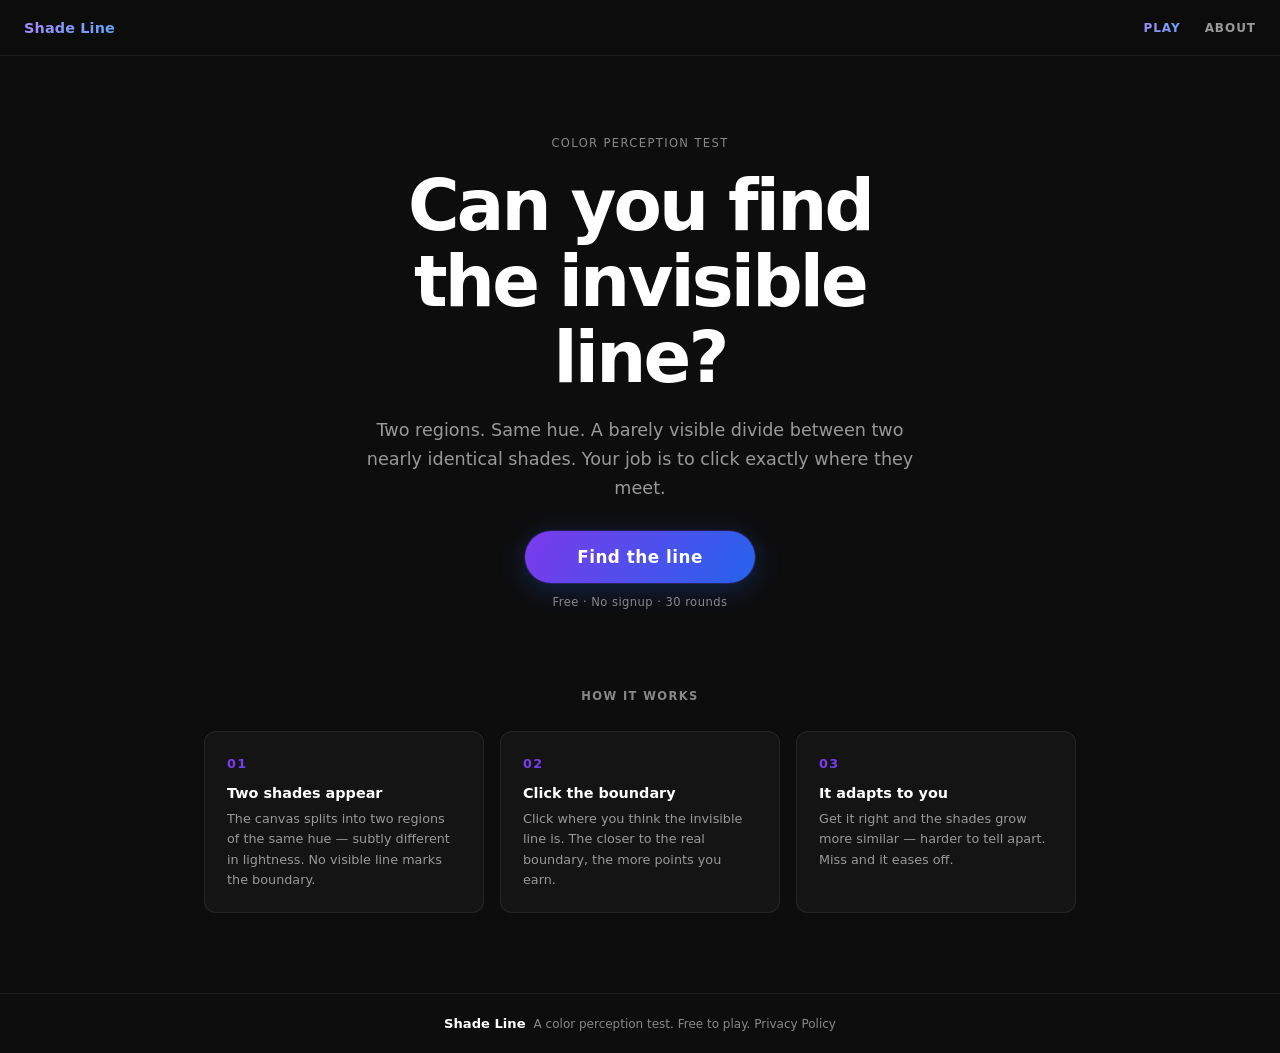
<file: index.html>
<!DOCTYPE html>
<html lang="en">
<head>
  <meta charset="UTF-8" />
  <meta name="viewport" content="width=device-width, initial-scale=1.0, viewport-fit=cover" />
  <title>Shade Line – Color Perception Test</title>
  <meta name="description" content="Can you find the invisible boundary between two nearly identical color shades? Test your color perception in 30 rounds with adaptive difficulty. Free online visual challenge." />
  <meta property="og:title" content="Shade Line – Color Perception Test" />
  <meta property="og:description" content="Find the invisible line between two nearly identical shades. Test your color perception and visual precision in 30 rounds." />
  <meta property="og:type" content="website" />
  <meta name="twitter:card" content="summary" />
  <meta name="twitter:title" content="Shade Line – Color Perception Test" />
  <meta name="twitter:description" content="Can you find the invisible boundary between two nearly identical color shades? Free online visual challenge." />
  <link rel="stylesheet" href="styles.css" />
</head>
<body>

  <!-- Skip navigation for keyboard/screen-reader users -->
  <a href="#main-content" class="skip-link">Skip to content</a>

  <!-- ── Fixed Header ── -->
  <header id="site-header">
    <a href="index.html" class="site-logo" aria-label="Shade Line — home">Shade Line</a>
    <nav class="site-nav" aria-label="Main navigation">
      <a href="game.html?autostart=1" class="nav-play">Play</a>
      <a href="about.html" class="nav-about">About</a>
    </nav>
  </header>

  <!-- ── Landing / Hero ── -->
  <main id="main-content">
    <section id="landing" aria-label="Hero">

      <div class="hero-content">
        <p class="hero-label">Color Perception Test</p>
        <h1>Can you find<br>the invisible line?</h1>
        <p class="hero-sub">
          Two regions. Same hue. A barely visible divide between two nearly
          identical shades. Your job is to click exactly where they meet.
        </p>

        <a href="game.html?autostart=1" class="btn-primary btn-large btn-cta" role="button">Find the line</a>
        <p class="hero-disclaimer">Free · No signup · 30 rounds</p>
      </div>

      <!-- How it works -->
      <div class="how-section" aria-labelledby="how-heading">
        <h2 id="how-heading">How it works</h2>
        <div class="steps">
          <div class="step">
            <p class="step-num" aria-hidden="true">01</p>
            <h3>Two shades appear</h3>
            <p>The canvas splits into two regions of the same hue — subtly different in lightness. No visible line marks the boundary.</p>
          </div>
          <div class="step">
            <p class="step-num" aria-hidden="true">02</p>
            <h3>Click the boundary</h3>
            <p>Click where you think the invisible line is. The closer to the real boundary, the more points you earn.</p>
          </div>
          <div class="step">
            <p class="step-num" aria-hidden="true">03</p>
            <h3>It adapts to you</h3>
            <p>Get it right and the shades grow more similar — harder to tell apart. Miss and it eases off.</p>
          </div>
        </div>
      </div>

    </section>
  </main>

  <!-- ── Footer ── -->
  <footer id="site-footer">
    <span class="footer-logo">Shade Line</span>
    <span class="footer-copy">A color perception test. Free to play. <a href="privacy.html">Privacy Policy</a></span>
  </footer>


</body>
</html>
</file>
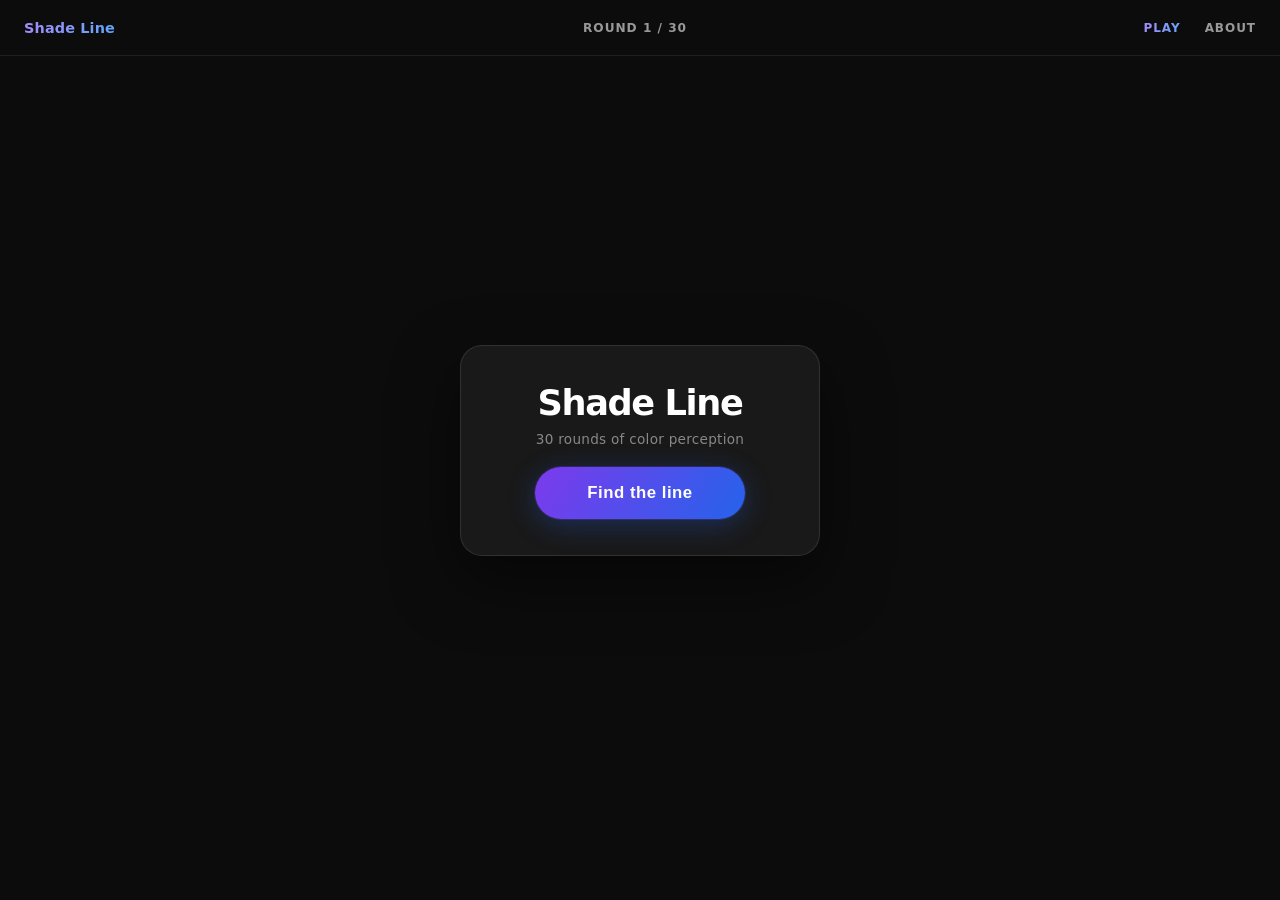
<file: play/index.html>
<!DOCTYPE html>
<html lang="en">
<head>
  <meta charset="UTF-8" />
  <meta name="viewport" content="width=device-width, initial-scale=1.0, viewport-fit=cover" />
  <title>Play – Shade Line</title>
  <meta name="description" content="Test your color perception. Find the invisible boundary between two nearly identical shades — 30 adaptive rounds." />
  <script>
    (function () {
      var params = new URLSearchParams(window.location.search);
      if (params.get('autostart') === '1') {
        document.documentElement.classList.add('autostart-game');
      }
    }());
  </script>
  <link rel="stylesheet" href="../styles.css" />
</head>
<body class="page-game">

  <a href="#game-canvas" class="skip-link">Skip to game</a>

  <header id="site-header">
    <a href="../index.html" class="site-logo" aria-label="Shade Line — home">Shade Line</a>
    <div class="header-center">
      <div id="round-display" aria-live="polite" aria-atomic="true">Round 1 / 30</div>
      <span id="delta-display" aria-label="Color difference"></span>
    </div>
    <nav class="site-nav" aria-label="Main navigation">
      <a href="index.html" class="nav-play" aria-current="page">Play</a>
      <a href="../about.html" class="nav-about">About</a>
    </nav>
  </header>

  <main id="game-section" aria-label="Game">

    <div id="start-overlay" class="section-overlay" role="dialog" aria-modal="true" aria-labelledby="start-title">
      <div class="card start-card">
        <h1 id="start-title" class="start-title">Shade Line</h1>
        <p class="start-sub">30 rounds of color perception</p>
        <p id="challenge-message" class="challenge-message hidden"></p>
        <div id="start-best-banner" class="best-score-banner hidden" aria-live="polite">
          Personal best: <strong id="start-best-value">—</strong>
        </div>
        <button id="start-btn" class="btn-primary btn-large btn-cta" type="button">Find the line</button>
      </div>
    </div>

    <div id="end-overlay" class="section-overlay hidden" role="dialog" aria-modal="true" aria-labelledby="end-title">
      <div class="card end-card">
        <p class="end-kicker">Your Results</p>
        <h2 id="end-title" class="end-title">Shade Line</h2>

        <div class="end-score-block" aria-live="polite">
          <div class="end-score-value"><span id="end-score-value">0</span><span class="end-score-total">%</span></div>
          <p id="end-grade-message" class="end-grade-message">Solid. Respectable perception.</p>
        </div>

        <div id="new-record-badge" class="new-record hidden" aria-live="polite">New best!</div>
        <div id="best-score-end" class="best-score-row hidden">
          Best: <strong id="end-best-value">—</strong>
        </div>

        <div class="end-stats" aria-label="Game stats">
          <div class="end-stat">
            <span class="end-stat-label">Correct</span>
            <strong id="end-correct-value" class="end-stat-value">0</strong>
          </div>
          <div class="end-stat">
            <span class="end-stat-label">Missed</span>
            <strong id="end-missed-value" class="end-stat-value">0</strong>
          </div>
          <div class="end-stat">
            <span class="end-stat-label">Rounds</span>
            <strong id="end-rounds-value" class="end-stat-value">30</strong>
          </div>
          <div class="end-stat end-stat--wide">
            <span class="end-stat-label">Best Difference</span>
            <strong id="end-de-value" class="end-stat-value">—</strong>
          </div>
        </div>

        <canvas id="score-card-canvas" class="score-card-preview hidden" aria-hidden="true"></canvas>

        <div class="end-actions" role="group" aria-label="Score card actions">
          <div class="end-actions-secondary">
            <button id="share-challenge-btn" class="btn-secondary" type="button">Share Challenge</button>
            <button id="copy-card-btn"       class="btn-secondary" type="button">Copy Image</button>
            <button id="download-card-btn"   class="btn-secondary" type="button">Save PNG</button>
          </div>
          <button id="restart-btn" class="btn-primary btn-cta" type="button">Try Again</button>
        </div>

        <a href="../index.html" class="end-back-link">← Back to home</a>
      </div>
    </div>

    <div id="game-ui" class="hidden">
      <div id="hud" role="status" aria-live="polite" aria-atomic="true">
        <span id="score-display">Score: 0</span>
      </div>

      <div id="canvas-wrapper">
        <canvas
          id="game-canvas"
          aria-label="Game area — click where you think the shade boundary is"
          role="img"
        ></canvas>
      </div>

      <div id="feedback-bar" aria-live="polite" aria-atomic="true">
        <span id="feedback-text">&nbsp;</span>
      </div>
    </div>

  </main>

  <script src="../script.js"></script>
</body>
</html>
</file>
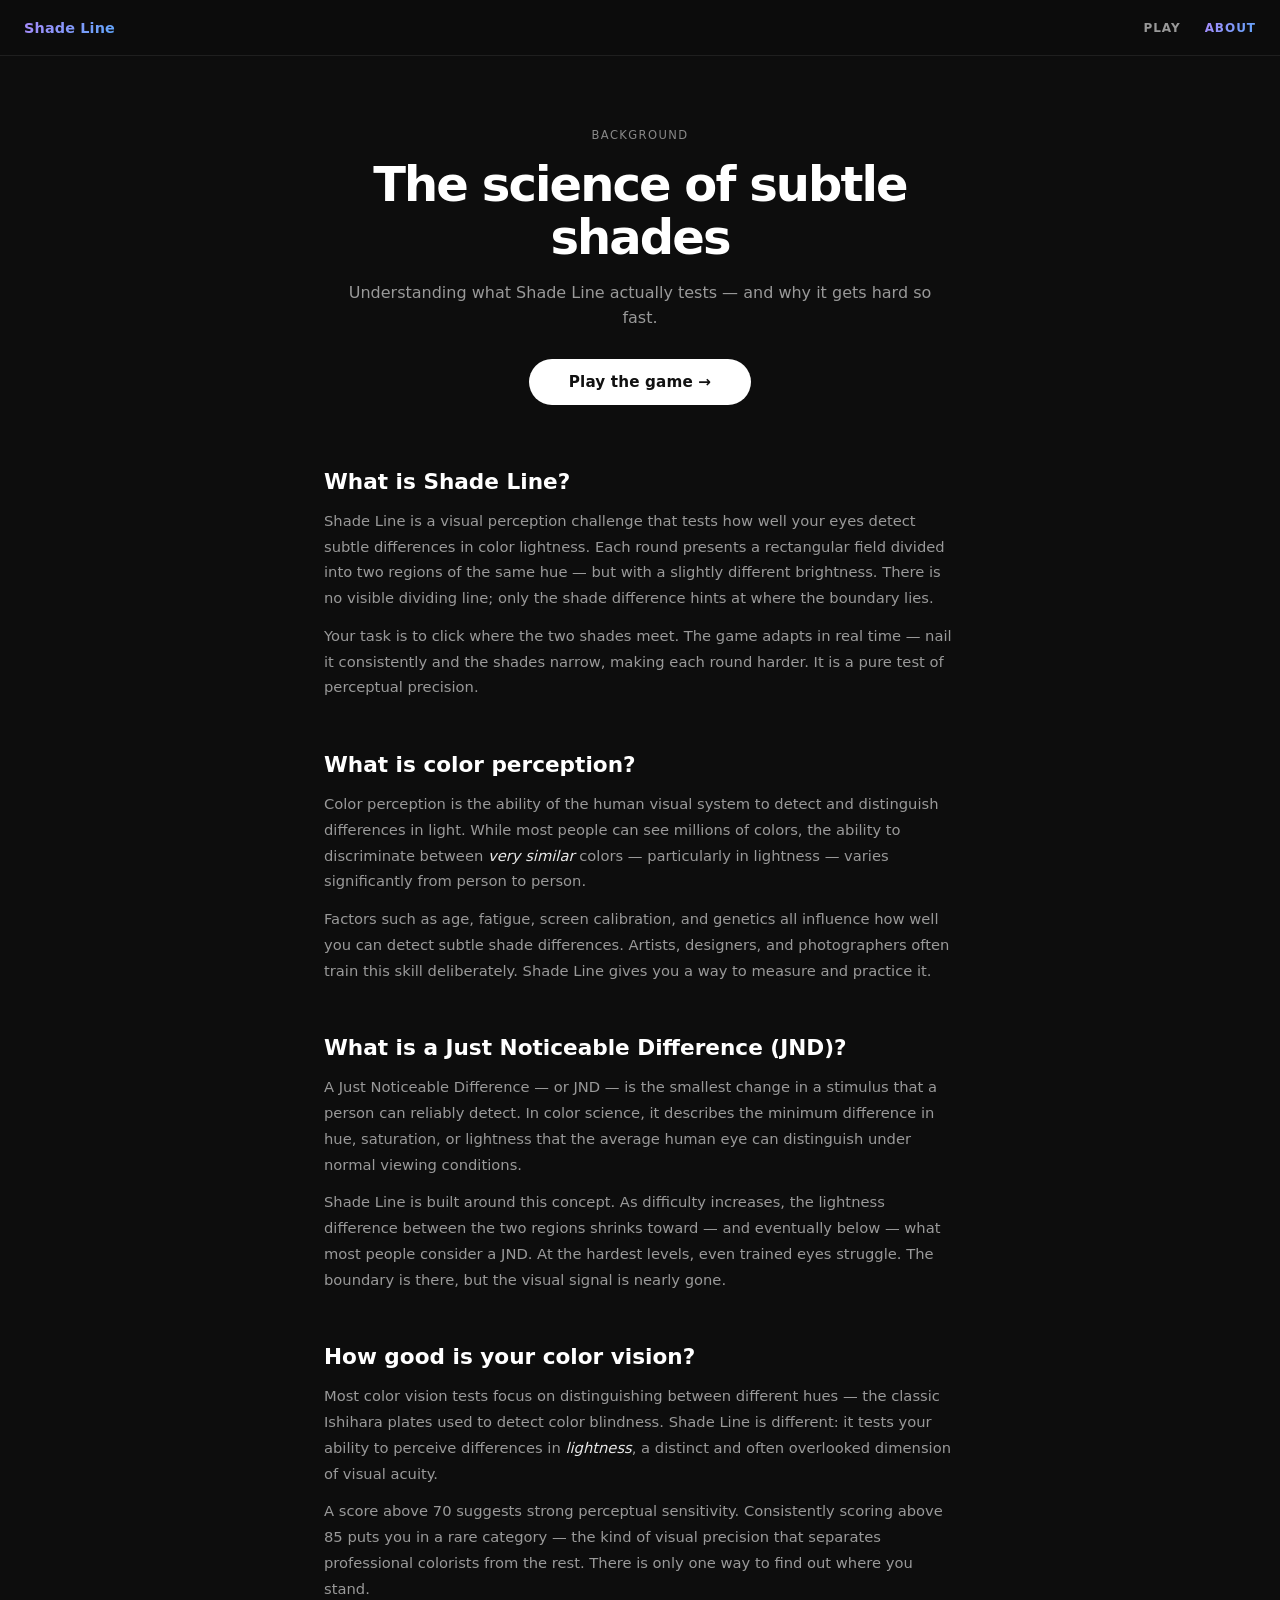
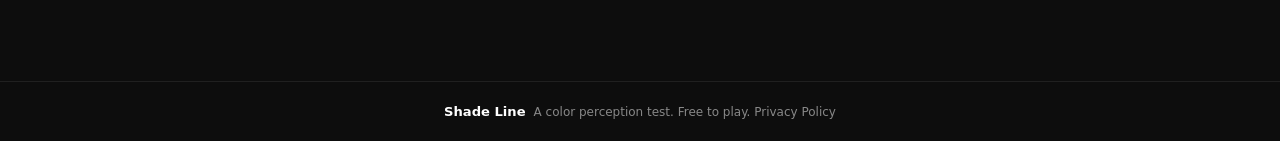
<file: about.html>
<!DOCTYPE html>
<html lang="en">
<head>
  <meta charset="UTF-8" />
  <meta name="viewport" content="width=device-width, initial-scale=1.0, viewport-fit=cover" />
  <title>About – Shade Line</title>
  <meta name="description" content="Learn about color perception, Just Noticeable Differences (JND), and what Shade Line tests. Understand how visual sensitivity works." />
  <meta property="og:title" content="About Shade Line – Color Perception" />
  <meta property="og:description" content="What is a Just Noticeable Difference? How does color perception work? Learn the science behind Shade Line." />
  <meta property="og:type" content="website" />
  <link rel="stylesheet" href="styles.css" />
</head>
<body class="page-about">

  <a href="#main-content" class="skip-link">Skip to content</a>

  <!-- ── Fixed Header ── -->
  <header id="site-header">
    <a href="index.html" class="site-logo" aria-label="Shade Line — home">Shade Line</a>
    <nav class="site-nav" aria-label="Main navigation">
      <a href="game.html?autostart=1">Play</a>
      <a href="about.html" class="nav-about" aria-current="page">About</a>
    </nav>
  </header>

  <!-- ── About Content ── -->
  <main id="main-content">

    <div class="about-hero">
      <p class="hero-label">Background</p>
      <h1>The science of subtle shades</h1>
      <p class="about-hero-sub">
        Understanding what Shade Line actually tests — and why it gets hard so fast.
      </p>
      <a href="game.html?autostart=1" class="btn-primary" role="button">Play the game →</a>
    </div>

    <div class="about-inner">

      <article class="about-block">
        <h2>What is Shade Line?</h2>
        <p>
          Shade Line is a visual perception challenge that tests how well your eyes detect subtle
          differences in color lightness. Each round presents a rectangular field divided into two
          regions of the same hue — but with a slightly different brightness. There is no visible
          dividing line; only the shade difference hints at where the boundary lies.
        </p>
        <p>
          Your task is to click where the two shades meet. The game adapts in real time — nail it
          consistently and the shades narrow, making each round harder. It is a pure test of
          perceptual precision.
        </p>
      </article>

      <article class="about-block">
        <h2>What is color perception?</h2>
        <p>
          Color perception is the ability of the human visual system to detect and distinguish
          differences in light. While most people can see millions of colors, the ability to
          discriminate between <em>very similar</em> colors — particularly in lightness — varies
          significantly from person to person.
        </p>
        <p>
          Factors such as age, fatigue, screen calibration, and genetics all influence how well
          you can detect subtle shade differences. Artists, designers, and photographers often
          train this skill deliberately. Shade Line gives you a way to measure and practice it.
        </p>
      </article>

      <article class="about-block">
        <h2>What is a Just Noticeable Difference (JND)?</h2>
        <p>
          A Just Noticeable Difference — or JND — is the smallest change in a stimulus that a
          person can reliably detect. In color science, it describes the minimum difference in
          hue, saturation, or lightness that the average human eye can distinguish under normal
          viewing conditions.
        </p>
        <p>
          Shade Line is built around this concept. As difficulty increases, the lightness
          difference between the two regions shrinks toward — and eventually below — what most
          people consider a JND. At the hardest levels, even trained eyes struggle. The boundary
          is there, but the visual signal is nearly gone.
        </p>
      </article>

      <article class="about-block">
        <h2>How good is your color vision?</h2>
        <p>
          Most color vision tests focus on distinguishing between different hues — the classic
          Ishihara plates used to detect color blindness. Shade Line is different: it tests your
          ability to perceive differences in <em>lightness</em>, a distinct and often overlooked
          dimension of visual acuity.
        </p>
        <p>
          A score above 70 suggests strong perceptual sensitivity. Consistently scoring above 85
          puts you in a rare category — the kind of visual precision that separates professional
          colorists from the rest. There is only one way to find out where you stand.
        </p>
      </article>

    </div>

  </main>

  <!-- ── Footer ── -->
  <footer id="site-footer">
    <span class="footer-logo">Shade Line</span>
    <span class="footer-copy">A color perception test. Free to play. <a href="privacy.html">Privacy Policy</a></span>
  </footer>

</body>
</html>
</file>
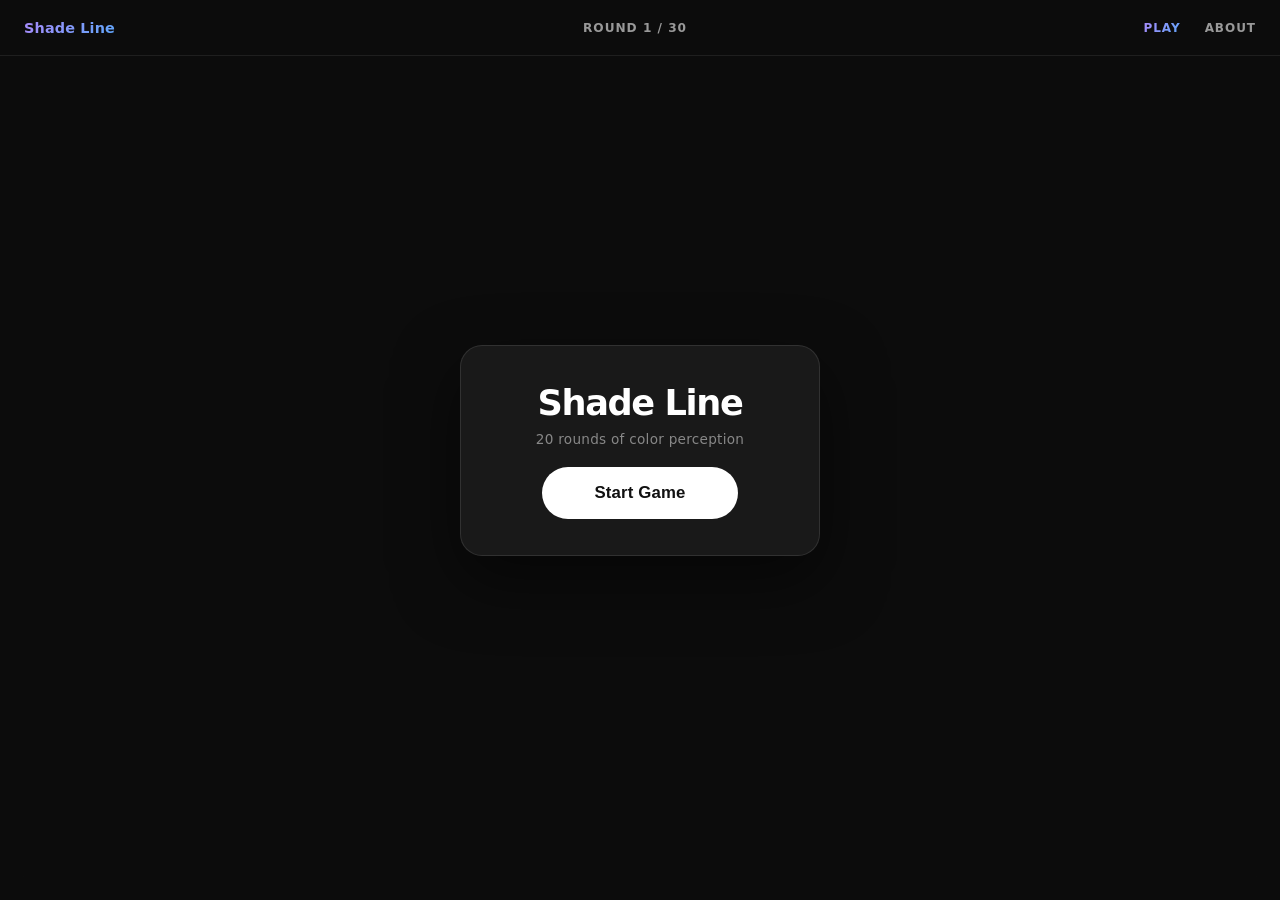
<file: game.html>
<!DOCTYPE html>
<html lang="en">
<head>
  <meta charset="UTF-8" />
  <meta name="viewport" content="width=device-width, initial-scale=1.0, viewport-fit=cover" />
  <title>Play – Shade Line</title>
  <meta name="description" content="Test your color perception. Find the invisible boundary between two nearly identical shades — 20 adaptive rounds." />
  <script>
    (function () {
      var params = new URLSearchParams(window.location.search);
      if (params.get('autostart') === '1') {
        document.documentElement.classList.add('autostart-game');
      }
    }());
  </script>
  <link rel="stylesheet" href="styles.css" />
</head>
<body class="page-game">

  <a href="#game-canvas" class="skip-link">Skip to game</a>

  <!-- ── Fixed Header ── -->
  <header id="site-header">
    <a href="index.html" class="site-logo" aria-label="Shade Line — home">Shade Line</a>
    <div class="header-center">
      <div id="round-display" aria-live="polite" aria-atomic="true">Round 1 / 30</div>
      <span id="delta-display" aria-label="Color difference"></span>
    </div>
    <nav class="site-nav" aria-label="Main navigation">
      <a href="game.html" aria-current="page">Play</a>
      <a href="about.html" class="nav-about">About</a>
    </nav>
  </header>

  <!-- ── Game Section ── -->
  <main id="game-section" aria-label="Game">

    <!-- Start Overlay -->
    <div id="start-overlay" class="section-overlay" role="dialog" aria-modal="true" aria-labelledby="start-title">
      <div class="card start-card">
        <h1 id="start-title" class="start-title">Shade Line</h1>
        <p class="start-sub">20 rounds of color perception</p>
        <p id="challenge-message" class="challenge-message hidden"></p>
        <div id="start-best-banner" class="best-score-banner hidden" aria-live="polite">
          Personal best: <strong id="start-best-value">—</strong>
        </div>
        <button id="start-btn" class="btn-primary btn-large" type="button">Start Game</button>
      </div>
    </div>

    <!-- End Overlay -->
    <div id="end-overlay" class="section-overlay hidden" role="dialog" aria-modal="true" aria-labelledby="end-title">
      <div class="card end-card">
        <p class="end-kicker">Your Results</p>
        <h2 id="end-title" class="end-title">Shade Line</h2>

        <div class="end-score-block" aria-live="polite">
          <div class="end-score-value"><span id="end-score-value">0</span><span class="end-score-total">%</span></div>
          <p id="end-grade-message" class="end-grade-message">Solid. Respectable perception.</p>
        </div>

        <div id="new-record-badge" class="new-record hidden" aria-live="polite">New best!</div>
        <div id="best-score-end" class="best-score-row hidden">
          Best: <strong id="end-best-value">—</strong>
        </div>

        <div class="end-stats" aria-label="Game stats">
          <div class="end-stat">
            <span class="end-stat-label">Correct</span>
            <strong id="end-correct-value" class="end-stat-value">0</strong>
          </div>
          <div class="end-stat">
            <span class="end-stat-label">Missed</span>
            <strong id="end-missed-value" class="end-stat-value">0</strong>
          </div>
          <div class="end-stat">
            <span class="end-stat-label">Rounds</span>
            <strong id="end-rounds-value" class="end-stat-value">20</strong>
          </div>
          <div class="end-stat end-stat--wide">
            <span class="end-stat-label">Best Difference</span>
            <strong id="end-de-value" class="end-stat-value">—</strong>
          </div>
        </div>

        <canvas id="score-card-canvas" class="score-card-preview hidden" aria-hidden="true"></canvas>

        <div class="end-actions" role="group" aria-label="Score card actions">
          <div class="end-actions-secondary">
            <button id="share-challenge-btn" class="btn-secondary" type="button">Share Challenge</button>
            <button id="copy-card-btn"       class="btn-secondary" type="button">Copy Image</button>
            <button id="download-card-btn"   class="btn-secondary" type="button">Save PNG</button>
          </div>
          <button id="restart-btn" class="btn-primary btn-cta" type="button">Try Again</button>
        </div>

        <a href="index.html" class="end-back-link">← Back to home</a>
      </div>
    </div>

    <!-- Game UI (hidden until game starts) -->
    <div id="game-ui" class="hidden">
      <div id="hud" role="status" aria-live="polite" aria-atomic="true">
        <span id="score-display">Score: 0</span>
      </div>

      <div id="canvas-wrapper">
        <canvas
          id="game-canvas"
          aria-label="Game area — click where you think the shade boundary is"
          role="img"
        ></canvas>
      </div>

      <div id="feedback-bar" aria-live="polite" aria-atomic="true">
        <span id="feedback-text">&nbsp;</span>
      </div>
    </div>

  </main>

  <script src="script.js"></script>
</body>
</html>
</file>
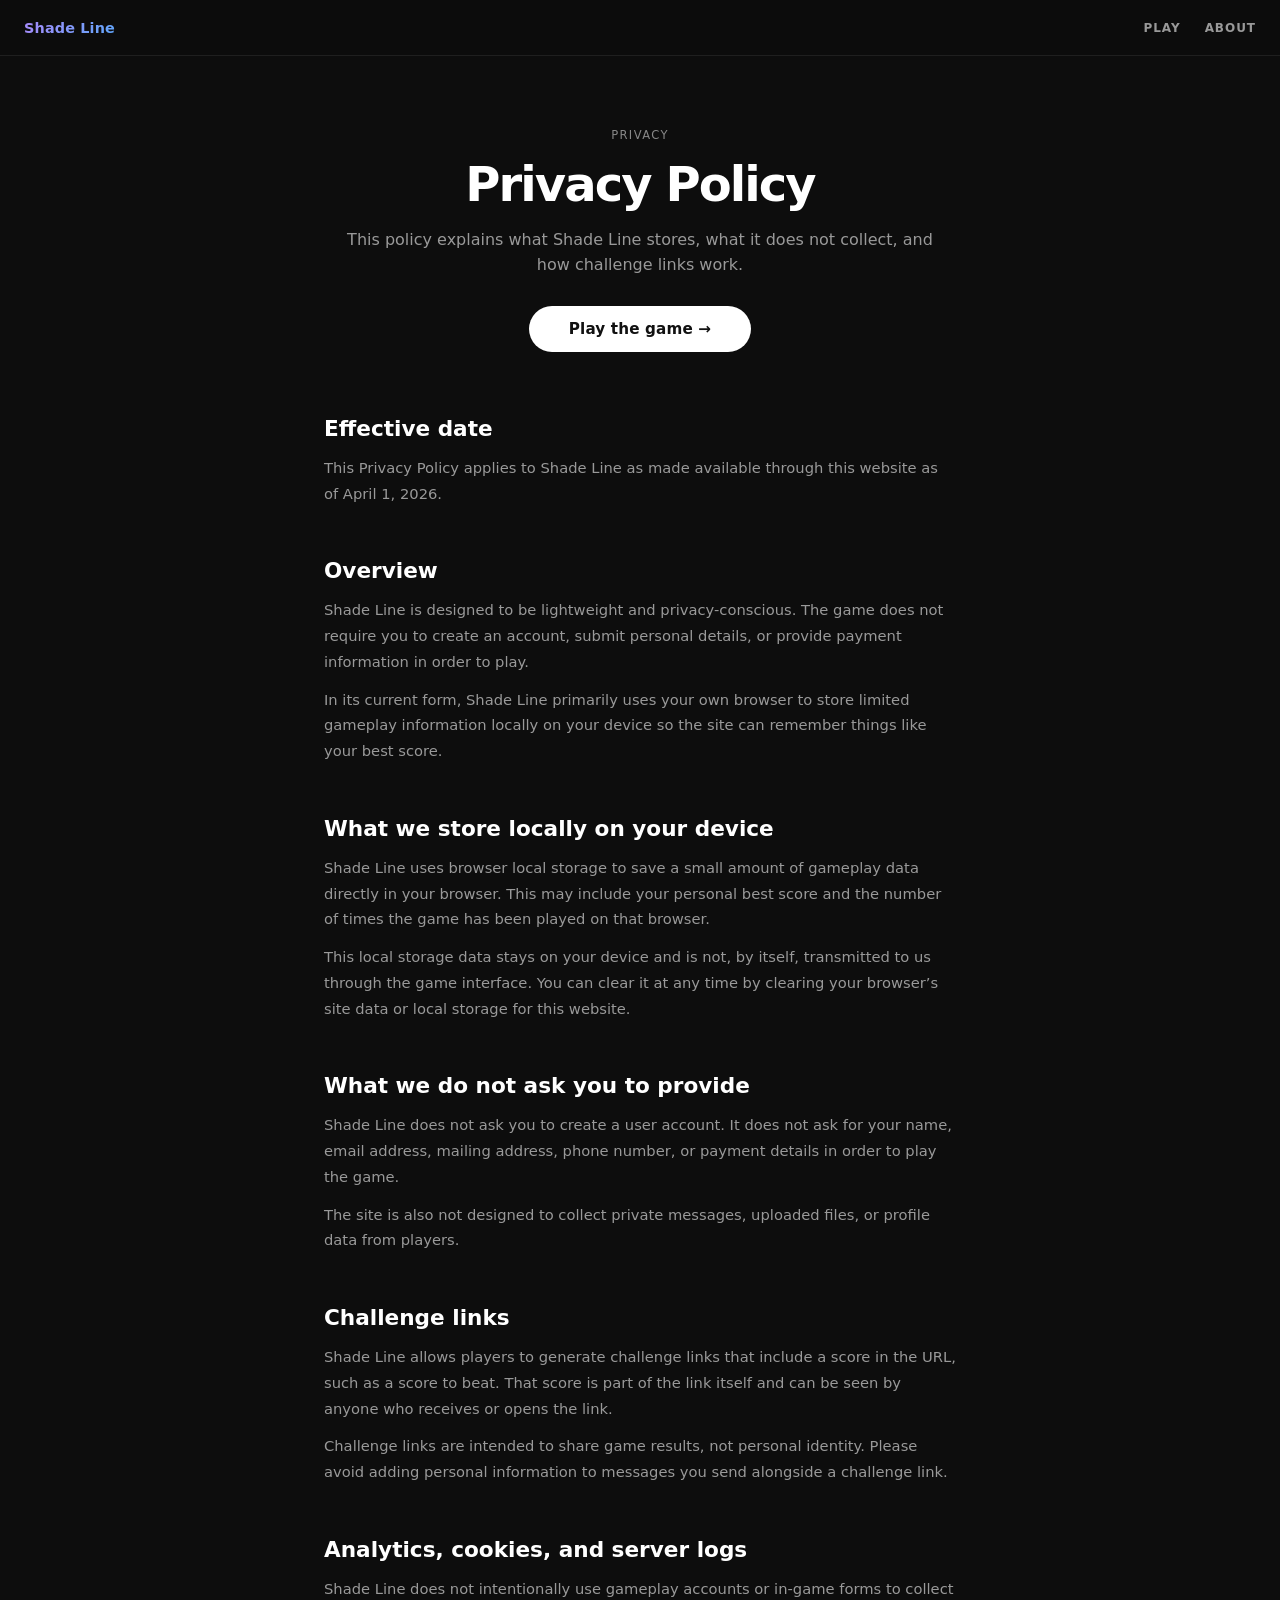
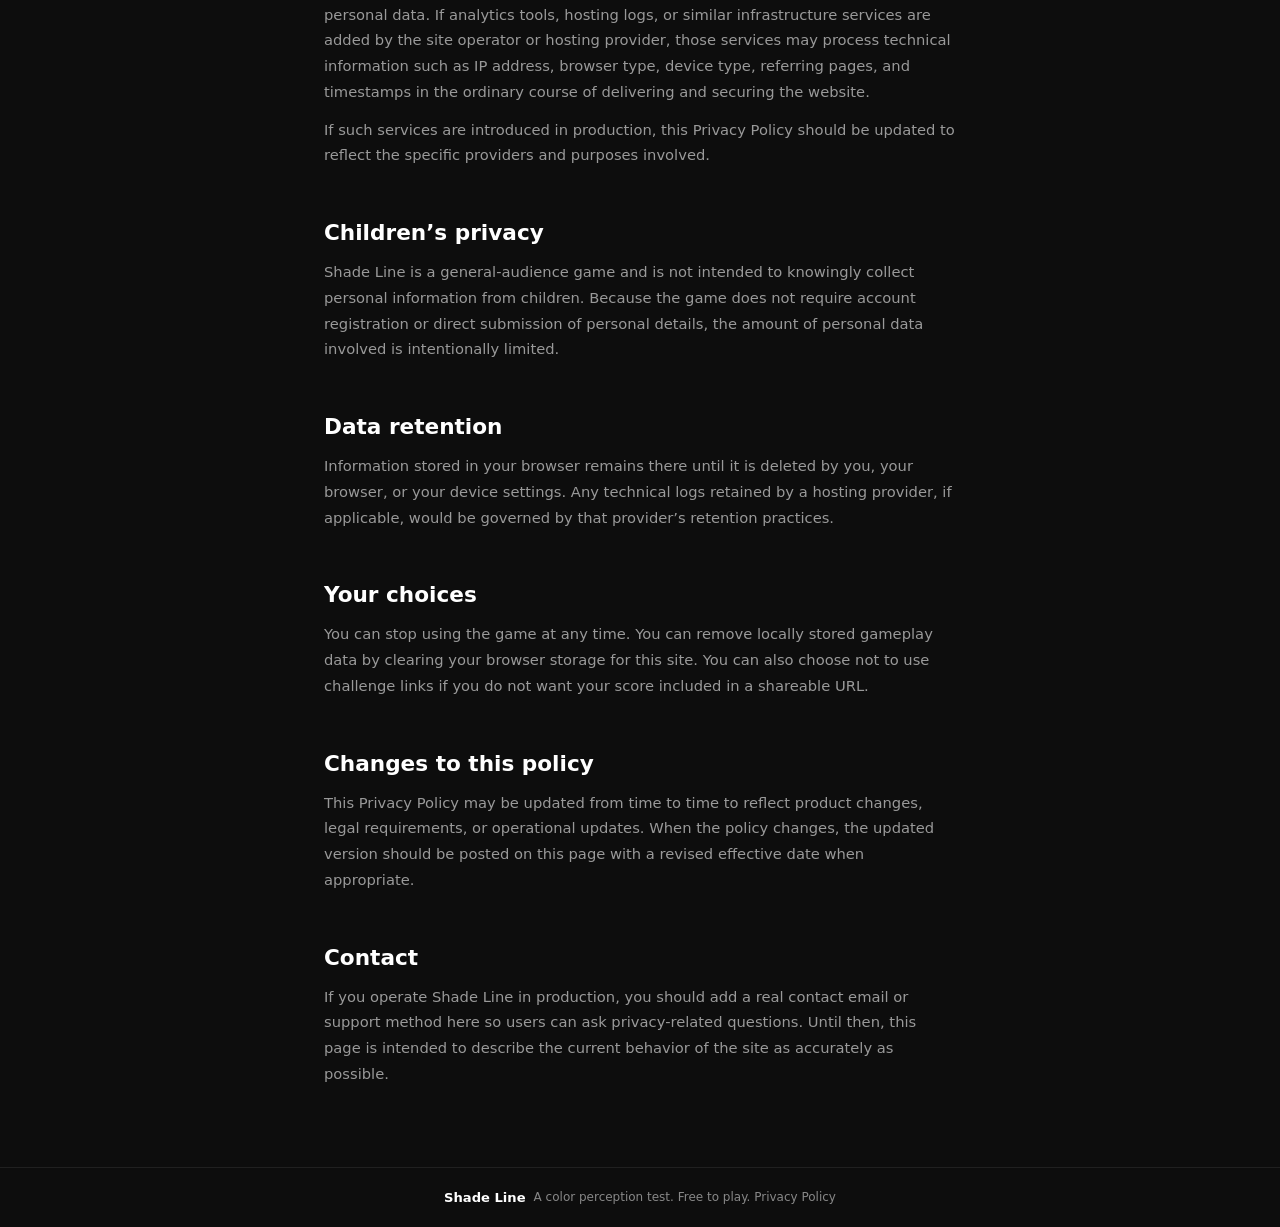
<file: privacy.html>
<!DOCTYPE html>
<html lang="en">
<head>
  <meta charset="UTF-8" />
  <meta name="viewport" content="width=device-width, initial-scale=1.0, viewport-fit=cover" />
  <title>Privacy Policy – Shade Line</title>
  <meta name="description" content="Read the Shade Line Privacy Policy, including what data is stored locally, what is not collected, and how challenge links work." />
  <meta property="og:title" content="Privacy Policy – Shade Line" />
  <meta property="og:description" content="Learn what Shade Line collects, what it does not collect, and how local browser storage is used." />
  <meta property="og:type" content="website" />
  <link rel="stylesheet" href="styles.css" />
</head>
<body class="page-about">

  <a href="#main-content" class="skip-link">Skip to content</a>

  <header id="site-header">
    <a href="index.html" class="site-logo" aria-label="Shade Line — home">Shade Line</a>
    <nav class="site-nav" aria-label="Main navigation">
      <a href="game.html?autostart=1">Play</a>
      <a href="about.html" class="nav-about">About</a>
    </nav>
  </header>

  <main id="main-content">

    <div class="about-hero">
      <p class="hero-label">Privacy</p>
      <h1>Privacy Policy</h1>
      <p class="about-hero-sub">
        This policy explains what Shade Line stores, what it does not collect, and how challenge links work.
      </p>
      <a href="game.html?autostart=1" class="btn-primary" role="button">Play the game →</a>
    </div>

    <div class="about-inner">

      <article class="about-block">
        <h2>Effective date</h2>
        <p>
          This Privacy Policy applies to Shade Line as made available through this website as of April 1, 2026.
        </p>
      </article>

      <article class="about-block">
        <h2>Overview</h2>
        <p>
          Shade Line is designed to be lightweight and privacy-conscious. The game does not require you to create an account, submit personal details, or provide payment information in order to play.
        </p>
        <p>
          In its current form, Shade Line primarily uses your own browser to store limited gameplay information locally on your device so the site can remember things like your best score.
        </p>
      </article>

      <article class="about-block">
        <h2>What we store locally on your device</h2>
        <p>
          Shade Line uses browser local storage to save a small amount of gameplay data directly in your browser. This may include your personal best score and the number of times the game has been played on that browser.
        </p>
        <p>
          This local storage data stays on your device and is not, by itself, transmitted to us through the game interface. You can clear it at any time by clearing your browser’s site data or local storage for this website.
        </p>
      </article>

      <article class="about-block">
        <h2>What we do not ask you to provide</h2>
        <p>
          Shade Line does not ask you to create a user account. It does not ask for your name, email address, mailing address, phone number, or payment details in order to play the game.
        </p>
        <p>
          The site is also not designed to collect private messages, uploaded files, or profile data from players.
        </p>
      </article>

      <article class="about-block">
        <h2>Challenge links</h2>
        <p>
          Shade Line allows players to generate challenge links that include a score in the URL, such as a score to beat. That score is part of the link itself and can be seen by anyone who receives or opens the link.
        </p>
        <p>
          Challenge links are intended to share game results, not personal identity. Please avoid adding personal information to messages you send alongside a challenge link.
        </p>
      </article>

      <article class="about-block">
        <h2>Analytics, cookies, and server logs</h2>
        <p>
          Shade Line does not intentionally use gameplay accounts or in-game forms to collect personal data. If analytics tools, hosting logs, or similar infrastructure services are added by the site operator or hosting provider, those services may process technical information such as IP address, browser type, device type, referring pages, and timestamps in the ordinary course of delivering and securing the website.
        </p>
        <p>
          If such services are introduced in production, this Privacy Policy should be updated to reflect the specific providers and purposes involved.
        </p>
      </article>

      <article class="about-block">
        <h2>Children’s privacy</h2>
        <p>
          Shade Line is a general-audience game and is not intended to knowingly collect personal information from children. Because the game does not require account registration or direct submission of personal details, the amount of personal data involved is intentionally limited.
        </p>
      </article>

      <article class="about-block">
        <h2>Data retention</h2>
        <p>
          Information stored in your browser remains there until it is deleted by you, your browser, or your device settings. Any technical logs retained by a hosting provider, if applicable, would be governed by that provider’s retention practices.
        </p>
      </article>

      <article class="about-block">
        <h2>Your choices</h2>
        <p>
          You can stop using the game at any time. You can remove locally stored gameplay data by clearing your browser storage for this site. You can also choose not to use challenge links if you do not want your score included in a shareable URL.
        </p>
      </article>

      <article class="about-block">
        <h2>Changes to this policy</h2>
        <p>
          This Privacy Policy may be updated from time to time to reflect product changes, legal requirements, or operational updates. When the policy changes, the updated version should be posted on this page with a revised effective date when appropriate.
        </p>
      </article>

      <article class="about-block">
        <h2>Contact</h2>
        <p>
          If you operate Shade Line in production, you should add a real contact email or support method here so users can ask privacy-related questions. Until then, this page is intended to describe the current behavior of the site as accurately as possible.
        </p>
      </article>

    </div>

  </main>

  <footer id="site-footer">
    <span class="footer-logo">Shade Line</span>
    <span class="footer-copy">A color perception test. Free to play. <a href="privacy.html">Privacy Policy</a></span>
  </footer>

</body>
</html>
</file>
<file: styles.css>
/* ============================================================
   CSS VARIABLES
   ============================================================ */
:root {
  --header-h:   56px;
  --bg:         #0d0d0d;
  --text:       #e8e8e8;
  --text-dim:   #999;     /* AA on #0d0d0d for UI labels */
  --text-faint: #888;     /* #888 on #0d0d0d = ~5.5:1, passes WCAG AA */
  --border:     rgba(255, 255, 255, 0.08);
  --focus-ring: 2px solid #fff;
}

/* ============================================================
   RESET
   ============================================================ */
*, *::before, *::after {
  box-sizing: border-box;
  margin: 0;
  padding: 0;
}

html {
  scroll-behavior: smooth;
}

body {
  font-family: system-ui, -apple-system, "Segoe UI", sans-serif;
  background: var(--bg);
  color: var(--text);
  /* user-select only disabled on game elements, not the whole document */
}

/* ============================================================
   ACCESSIBILITY — SKIP LINK
   ============================================================ */
.skip-link {
  position: absolute;
  top: -100%;
  left: 16px;
  z-index: 9999;
  padding: 10px 20px;
  background: #fff;
  color: #111;
  font-weight: 700;
  font-size: 0.9rem;
  border-radius: 0 0 8px 8px;
  text-decoration: none;
  transition: top 150ms;
}

.skip-link:focus {
  top: 0;
}

/* Screen-reader-only text */
.sr-only {
  position: absolute;
  width: 1px;
  height: 1px;
  padding: 0;
  margin: -1px;
  overflow: hidden;
  clip: rect(0,0,0,0);
  white-space: nowrap;
  border: 0;
}

/* Global focus style — only shown for keyboard navigation */
:focus { outline: none; }
:focus-visible {
  outline: var(--focus-ring);
  outline-offset: 3px;
  border-radius: 4px;
}

/* Hidden utility */
.hidden { display: none !important; }

/* ============================================================
   HEADER
   ============================================================ */
#site-header {
  position: fixed;
  top: 0;
  left: 0;
  right: 0;
  height: var(--header-h);
  display: flex;
  align-items: center;
  justify-content: space-between;
  padding: 0 24px;
  padding-left:  max(24px, env(safe-area-inset-left));
  padding-right: max(24px, env(safe-area-inset-right));
  background: rgba(13, 13, 13, 0.90);
  backdrop-filter: blur(14px);
  -webkit-backdrop-filter: blur(14px);
  border-bottom: 1px solid var(--border);
  z-index: 200;
}

.header-center {
  position: absolute;
  left: 50%;
  transform: translateX(-50%);
  display: flex;
  align-items: center;
  gap: 10px;
  pointer-events: none;
  white-space: nowrap;
}

#round-display {
  font-size: 0.76rem;
  font-weight: 700;
  letter-spacing: 0.08em;
  text-transform: uppercase;
  color: var(--text-dim);
}

#delta-display {
  font-size: 0.76rem;
  font-weight: 500;
  color: var(--text-dim);
}

.site-logo {
  font-weight: 700;
  font-size: 0.9rem;
  text-decoration: none;
  letter-spacing: 0.01em;
  background: linear-gradient(120deg, #a78bfa 0%, #60a5fa 100%);
  -webkit-background-clip: text;
  -webkit-text-fill-color: transparent;
  background-clip: text;
}

.site-nav {
  display: flex;
  gap: 24px;
  align-items: center;
}

.site-nav a {
  color: var(--text-dim);
  text-decoration: none;
  font-size: 0.75rem;
  text-transform: uppercase;
  letter-spacing: 0.08em;
  font-weight: 600;
  transition: color 150ms;
}

.site-nav a:hover { color: var(--text); }

.site-nav a[aria-current],
.site-nav .nav-play {
  background: linear-gradient(120deg, #a78bfa 0%, #60a5fa 100%);
  -webkit-background-clip: text;
  -webkit-text-fill-color: transparent;
  background-clip: text;
}

/* ============================================================
   BUTTONS
   ============================================================ */
.btn-primary {
  display: inline-block;
  padding: 14px 40px;
  border: none;
  border-radius: 999px;
  background: #fff;
  color: #111;
  font-weight: 700;
  font-size: 0.95rem;
  cursor: pointer;
  transition: opacity 150ms, transform 150ms;
  letter-spacing: 0.01em;
  text-decoration: none; /* for <a> used as button */
  white-space: nowrap;
}

.btn-primary:hover  { opacity: 0.86; transform: translateY(-1px); }
.btn-primary:active { opacity: 0.72; transform: translateY(0); }

.btn-large {
  padding: 16px 52px;
  font-size: 1.05rem;
}

.btn-secondary {
  display: inline-block;
  padding: 12px 22px;
  border: 1px solid rgba(255, 255, 255, 0.15);
  border-radius: 999px;
  background: transparent;
  color: var(--text-dim);
  font-size: 0.85rem;
  font-weight: 600;
  cursor: pointer;
  transition: background-color 150ms, color 150ms, border-color 150ms;
  letter-spacing: 0.01em;
  white-space: nowrap;
}

.btn-secondary:hover {
  background: rgba(255, 255, 255, 0.06);
  color: var(--text);
  border-color: rgba(255, 255, 255, 0.28);
}

/* Hero CTA — overrides the generic white pill */
.btn-cta {
  background: linear-gradient(120deg, #7c3aed 0%, #2563eb 100%);
  color: #fff;
  letter-spacing: 0.03em;
  box-shadow: 0 0 0 1px rgba(124, 58, 237, 0.25),
              0 6px 28px rgba(37, 99, 235, 0.30);
  transition: transform 220ms, box-shadow 220ms;
}

.btn-cta:hover {
  opacity: 1;
  transform: translateY(-3px);
  box-shadow: 0 0 0 1px rgba(124, 58, 237, 0.45),
              0 12px 48px rgba(37, 99, 235, 0.45);
}

.btn-cta:active {
  opacity: 1;
  transform: translateY(-1px);
  box-shadow: 0 0 0 1px rgba(124, 58, 237, 0.3),
              0 4px 20px rgba(37, 99, 235, 0.25);
}

/* ============================================================
   FOOTER
   ============================================================ */
#site-footer {
  padding: 22px 24px;
  border-top: 1px solid var(--border);
  display: flex;
  justify-content: center;
  align-items: center;
  flex-wrap: wrap;
  gap: 8px;
  text-align: center;
}

.footer-logo {
  font-size: 0.82rem;
  font-weight: 700;
  color: #fff;
}

.footer-copy {
  font-size: 0.75rem;
  color: var(--text-faint);
  user-select: text;
}

.footer-copy a {
  color: inherit;
  text-decoration: none;
  border-bottom: 1px solid transparent;
  transition: color 150ms, border-color 150ms;
}

.footer-copy a:hover {
  color: var(--text-dim);
  border-color: rgba(255, 255, 255, 0.2);
}

/* ============================================================
   LANDING PAGE  (index.html)
   ============================================================ */
#landing {
  min-height: 100dvh;
  min-height: 100vh; /* fallback */
  padding-top:    calc(var(--header-h) + 80px);
  padding-bottom: 80px;
  display: flex;
  flex-direction: column;
  align-items: center;
  gap: 80px;
}

/* Hero */
.hero-content {
  text-align: center;
  max-width: 600px;
  padding: 0 24px;
  animation: fadeUp 0.55s ease both;
  /* Allow text to be selectable on landing */
  user-select: text;
  -webkit-user-select: text;
}

.hero-label {
  font-size: 0.72rem;
  text-transform: uppercase;
  letter-spacing: 0.12em;
  color: var(--text-faint);
  margin-bottom: 18px;
}

.hero-content h1 {
  font-size: clamp(2.6rem, 7vw, 4.4rem);
  font-weight: 800;
  letter-spacing: -0.04em;
  line-height: 1.08;
  color: #fff;
  margin-bottom: 20px;
}

.hero-sub {
  font-size: clamp(0.95rem, 2.5vw, 1.1rem);
  color: var(--text-dim);
  line-height: 1.65;
  margin-bottom: 28px;
}

.best-score-banner {
  display: inline-block;
  border: 1px solid var(--border);
  border-radius: 999px;
  padding: 6px 18px;
  font-size: 0.8rem;
  color: var(--text-dim);
  margin-bottom: 18px;
}

.best-score-banner strong { color: #fff; }

.hero-disclaimer {
  display: block;
  font-size: 0.72rem;
  color: var(--text-faint);
  margin-top: 12px;
  letter-spacing: 0.04em;
}

/* How it works */
.how-section {
  width: 100%;
  max-width: 920px;
  padding: 0 24px;
  animation: fadeUp 0.65s 0.1s ease both;
}

.how-section h2 {
  font-size: 0.72rem;
  text-transform: uppercase;
  letter-spacing: 0.12em;
  color: var(--text-faint);
  text-align: center;
  margin-bottom: 28px;
}

.steps {
  display: grid;
  grid-template-columns: repeat(3, 1fr);
  gap: 16px;
}

.step {
  background: rgba(255, 255, 255, 0.03);
  border: 1px solid var(--border);
  border-radius: 12px;
  padding: 22px;
  user-select: text;
  -webkit-user-select: text;
}

.step-num {
  font-size: 0.68rem;
  font-weight: 700;
  letter-spacing: 0.1em;
  margin-bottom: 10px;
  text-transform: uppercase;
  background: linear-gradient(120deg, #7c3aed 0%, #2563eb 100%);
  -webkit-background-clip: text;
  -webkit-text-fill-color: transparent;
  background-clip: text;
}

.step h3 {
  font-size: 0.9rem;
  font-weight: 700;
  color: #fff;
  margin-bottom: 8px;
}

.step p {
  font-size: 0.8rem;
  color: var(--text-dim);
  line-height: 1.6;
}

/* ============================================================
   ABOUT PAGE  (about.html)
   ============================================================ */
.about-hero {
  text-align: center;
  padding: calc(var(--header-h) + 72px) 24px 64px;
  max-width: 640px;
  margin: 0 auto;
  animation: fadeUp 0.55s ease both;
  user-select: text;
  -webkit-user-select: text;
}

.about-hero .hero-label {
  margin-bottom: 16px;
}

.about-hero h1 {
  font-size: clamp(2rem, 5vw, 3rem);
  font-weight: 800;
  letter-spacing: -0.04em;
  color: #fff;
  line-height: 1.1;
  margin-bottom: 16px;
}

.about-hero-sub {
  font-size: 1rem;
  color: var(--text-dim);
  line-height: 1.6;
  margin-bottom: 28px;
}

.about-inner {
  max-width: 680px;
  margin: 0 auto;
  padding: 0 24px 80px;
  display: flex;
  flex-direction: column;
  gap: 52px;
}

.about-block {
  user-select: text;
  -webkit-user-select: text;
}

.about-block h2 {
  font-size: clamp(1.1rem, 3vw, 1.35rem);
  font-weight: 700;
  color: #fff;
  margin-bottom: 14px;
}

.about-block p {
  font-size: 0.92rem;
  color: var(--text-dim);
  line-height: 1.75;
  margin-bottom: 12px;
}

.about-block p:last-child { margin-bottom: 0; }

.about-block em {
  color: var(--text);
  font-style: italic;
}

/* ============================================================
   GAME PAGE  (game.html)
   ============================================================ */
.page-game body,
body.page-game {
  overflow: hidden; /* game is full-viewport, no scroll */
}

#game-section {
  position: relative;
  height: 100dvh;
  height: 100vh; /* fallback */
  display: flex;
  flex-direction: column;
}

/* ── Overlays (start + end) ── */
.section-overlay {
  position: absolute;
  inset: 0;
  display: flex;
  align-items: center;
  justify-content: center;
  background: rgba(13, 13, 13, 0.85);
  backdrop-filter: blur(14px);
  -webkit-backdrop-filter: blur(14px);
  z-index: 50;
  padding:        24px;
  padding-top:    max(24px, env(safe-area-inset-top));
  padding-bottom: max(24px, env(safe-area-inset-bottom));
  padding-left:   max(24px, env(safe-area-inset-left));
  padding-right:  max(24px, env(safe-area-inset-right));
}

.autostart-game #start-overlay {
  display: none !important;
}

/* ── Card (shared by start + end) ── */
.card {
  background: rgba(255, 255, 255, 0.055);
  border: 1px solid rgba(255, 255, 255, 0.10);
  border-radius: 22px;
  padding: 36px 40px;
  text-align: center;
  width: 100%;
  box-shadow: 0 24px 64px rgba(0, 0, 0, 0.55);
}

/* Start card — compact */
.start-card {
  max-width: 360px;
}

.start-title {
  font-size: clamp(1.6rem, 5vw, 2.2rem);
  font-weight: 800;
  letter-spacing: -0.04em;
  color: #fff;
  margin-bottom: 8px;
}

.start-sub {
  font-size: 0.85rem;
  color: var(--text-faint);
  margin-bottom: 20px;
  letter-spacing: 0.02em;
}

.challenge-message {
  font-size: 0.92rem;
  color: var(--text-dim);
  line-height: 1.6;
  margin: -4px 0 20px;
}

.start-card .best-score-banner {
  margin-bottom: 20px;
}

/* End card */
.end-card {
  max-width: 500px;
}

.end-kicker {
  font-size: 0.72rem;
  text-transform: uppercase;
  letter-spacing: 0.14em;
  color: var(--text-faint);
  margin-bottom: 10px;
}

.end-title {
  font-size: clamp(2rem, 5vw, 2.8rem);
  font-weight: 800;
  letter-spacing: -0.05em;
  color: #fff;
  margin-bottom: 18px;
}

.end-score-block {
  padding: 28px 24px 24px;
  margin-bottom: 14px;
  border-radius: 18px;
  background:
    radial-gradient(circle at top, rgba(255,255,255,0.06), transparent 55%),
    linear-gradient(180deg, rgba(255,255,255,0.05), rgba(255,255,255,0.025));
  border: 1px solid rgba(255,255,255,0.08);
}

.end-score-value {
  display: flex;
  align-items: baseline;
  justify-content: center;
  gap: 10px;
  margin-bottom: 10px;
}

#end-score-value {
  font-size: clamp(4rem, 12vw, 5.6rem);
  line-height: 0.95;
  font-weight: 800;
  letter-spacing: -0.06em;
  background: linear-gradient(120deg, #a78bfa 0%, #60a5fa 100%);
  -webkit-background-clip: text;
  -webkit-text-fill-color: transparent;
  background-clip: text;
}

.end-score-total {
  font-size: 1.1rem;
  font-weight: 700;
  color: var(--text-faint);
}

.end-grade-message {
  font-size: 1rem;
  color: var(--text-dim);
  line-height: 1.5;
}

.end-stats {
  display: grid;
  grid-template-columns: repeat(3, 1fr);
  gap: 10px;
  margin-bottom: 18px;
}

.end-stat--wide {
  grid-column: 1 / -1;
}

.end-stat {
  padding: 16px 12px;
  border-radius: 14px;
  background: rgba(255,255,255,0.03);
  border: 1px solid rgba(255,255,255,0.08);
}

.end-stat-label {
  display: block;
  font-size: 0.72rem;
  text-transform: uppercase;
  letter-spacing: 0.1em;
  color: var(--text-faint);
  margin-bottom: 8px;
}

.end-stat-value {
  font-size: 1.35rem;
  font-weight: 800;
  color: #fff;
}

.score-card-preview {
  width: 0;
  height: 0;
  display: block;
}

/* ── End card details ── */
.new-record {
  display: inline-block;
  background: rgba(74, 222, 128, 0.14);
  border: 1px solid rgba(74, 222, 128, 0.30);
  border-radius: 999px;
  padding: 4px 14px;
  font-size: 0.78rem;
  font-weight: 700;
  color: #4ade80;
  margin-bottom: 10px;
}

.best-score-row {
  font-size: 0.8rem;
  color: var(--text-faint);
  margin-bottom: 16px;
}

.best-score-row strong { color: #fff; }

.end-actions {
  display: flex;
  flex-direction: column;
  gap: 10px;
  margin-bottom: 14px;
}

.end-actions-secondary {
  display: grid;
  grid-template-columns: repeat(3, 1fr);
  gap: 8px;
}

.end-actions-secondary .btn-secondary {
  width: 100%;
  text-align: center;
}

#restart-btn {
  width: 100%;
}

.end-back-link {
  display: inline-block;
  font-size: 0.78rem;
  color: var(--text-faint);
  text-decoration: none;
  transition: color 150ms;
}

.end-back-link:hover { color: var(--text-dim); }

/* ── Game HUD ── */
#game-ui {
  /* fills whatever space #game-section gives it */
  flex: 1;
  min-height: 0;
  display: flex;
  flex-direction: column;
  user-select: none;
  -webkit-user-select: none;
}

#game-ui.hidden { display: none; }

#hud {
  flex-shrink: 0;
  display: flex;
  justify-content: space-between;
  align-items: center;
  padding:        12px 22px;
  padding-top:    max(12px, env(safe-area-inset-top));
  padding-left:   max(22px, env(safe-area-inset-left));
  padding-right:  max(22px, env(safe-area-inset-right));
  font-size: 0.78rem;
  font-weight: 600;
  letter-spacing: 0.06em;
  text-transform: uppercase;
  color: #555;
}

#score-display { text-align: right; }

/* ── Canvas ── */
#canvas-wrapper {
  flex: 1;
  min-height: 0;
  padding:       0 16px;
  padding-left:  max(16px, env(safe-area-inset-left));
  padding-right: max(16px, env(safe-area-inset-right));
  display: flex;
  align-items: stretch;
}

#game-canvas {
  width: 100%;
  height: 100%;
  border-radius: 14px;
  display: block;
  cursor: crosshair;
  touch-action: none;
  transition: box-shadow 220ms ease;
}

/* Reveal border glow — result color lives here, not on the canvas fill */
#canvas-wrapper.reveal-hit  #game-canvas {
  box-shadow: 0 0 0 2px #4ade80, 0 0 40px rgba(74, 222, 128, 0.20);
}
#canvas-wrapper.reveal-miss #game-canvas {
  box-shadow: 0 0 0 2px #f87171, 0 0 40px rgba(248, 113, 113, 0.20);
}

/* ── Feedback bar ── */
#feedback-bar {
  flex-shrink: 0;
  height: 50px;
  display: flex;
  align-items: center;
  justify-content: center;
  padding: 0 24px;
  padding-bottom: max(0px, env(safe-area-inset-bottom));
  transition: background-color 200ms ease;
}

#feedback-bar.good { background: rgba(74, 222, 128, 0.06); }
#feedback-bar.ok   { background: rgba(250, 204,  21, 0.06); }
#feedback-bar.miss { background: rgba(248, 113, 113, 0.07); }

#feedback-text {
  font-size: 0.95rem;
  font-weight: 700;
  letter-spacing: 0.02em;
  color: transparent; /* placeholder keeps height; colour added by class */
}

#feedback-text.good,
#feedback-text.ok,
#feedback-text.miss {
  animation: feedPop 0.18s ease-out forwards;
}

#feedback-text.good { color: #4ade80; }
#feedback-text.ok   { color: #facc15; }
#feedback-text.miss { color: #f87171; }

/* ============================================================
   ANIMATIONS
   ============================================================ */
@keyframes feedPop {
  from { transform: scale(0.80); opacity: 0; }
  to   { transform: scale(1);    opacity: 1; }
}

@keyframes fadeUp {
  from { opacity: 0; transform: translateY(18px); }
  to   { opacity: 1; transform: translateY(0); }
}

/* Scroll-triggered reveal on about page */
.reveal {
  opacity: 0;
  transform: translateY(22px);
  transition: opacity 0.5s ease, transform 0.5s ease;
}

.reveal.visible {
  opacity: 1;
  transform: none;
}

/* Respect reduced-motion preference */
@media (prefers-reduced-motion: reduce) {
  *,
  *::before,
  *::after {
    animation-duration: 0.01ms !important;
    transition-duration: 0.01ms !important;
  }
  .reveal { opacity: 1; transform: none; }
  html    { scroll-behavior: auto; }
}

/* ============================================================
   RESPONSIVE — 700px
   ============================================================ */
@media (max-width: 700px) {
  .steps { grid-template-columns: 1fr; }
  .card  { padding: 28px 22px; }
}

/* ============================================================
   RESPONSIVE — 480px (phones, portrait)
   ============================================================ */
@media (max-width: 480px) {
  .header-center {
    gap: 6px;
    max-width: 46vw;
  }

  #round-display,
  #delta-display {
    font-size: 0.65rem;
  }

  #delta-display {
    overflow: hidden;
    text-overflow: ellipsis;
  }

  #hud {
    font-size: 0.68rem;
    padding-top:    max(10px, env(safe-area-inset-top));
    padding-left:   max(14px, env(safe-area-inset-left));
    padding-right:  max(14px, env(safe-area-inset-right));
    padding-bottom: 10px;
  }

  #canvas-wrapper {
    padding-left:  max(8px, env(safe-area-inset-left));
    padding-right: max(8px, env(safe-area-inset-right));
  }

  #game-canvas { border-radius: 10px; }

  #feedback-bar {
    height: auto;
    min-height: 44px;
    padding-top: 8px;
    padding-bottom: max(10px, env(safe-area-inset-bottom));
  }

  .site-nav .nav-about { display: none; }

  .end-actions-secondary {
    grid-template-columns: 1fr;
  }

  .end-card { max-width: 100%; }

  .end-stats {
    grid-template-columns: 1fr;
  }
}

/* ============================================================
   RESPONSIVE — landscape phones (short viewport)
   ============================================================ */
@media (max-height: 500px) and (orientation: landscape) {
  #hud {
    padding:        6px 14px;
    padding-top:    max(6px, env(safe-area-inset-top));
    padding-left:   max(14px, env(safe-area-inset-left));
    padding-right:  max(14px, env(safe-area-inset-right));
    font-size: 0.65rem;
  }

  #feedback-bar {
    height: auto;
    min-height: 34px;
    padding-top: 4px;
    padding-bottom: max(4px, env(safe-area-inset-bottom));
  }

  #canvas-wrapper {
    padding-left:  max(8px, env(safe-area-inset-left));
    padding-right: max(8px, env(safe-area-inset-right));
  }
}
</file>
